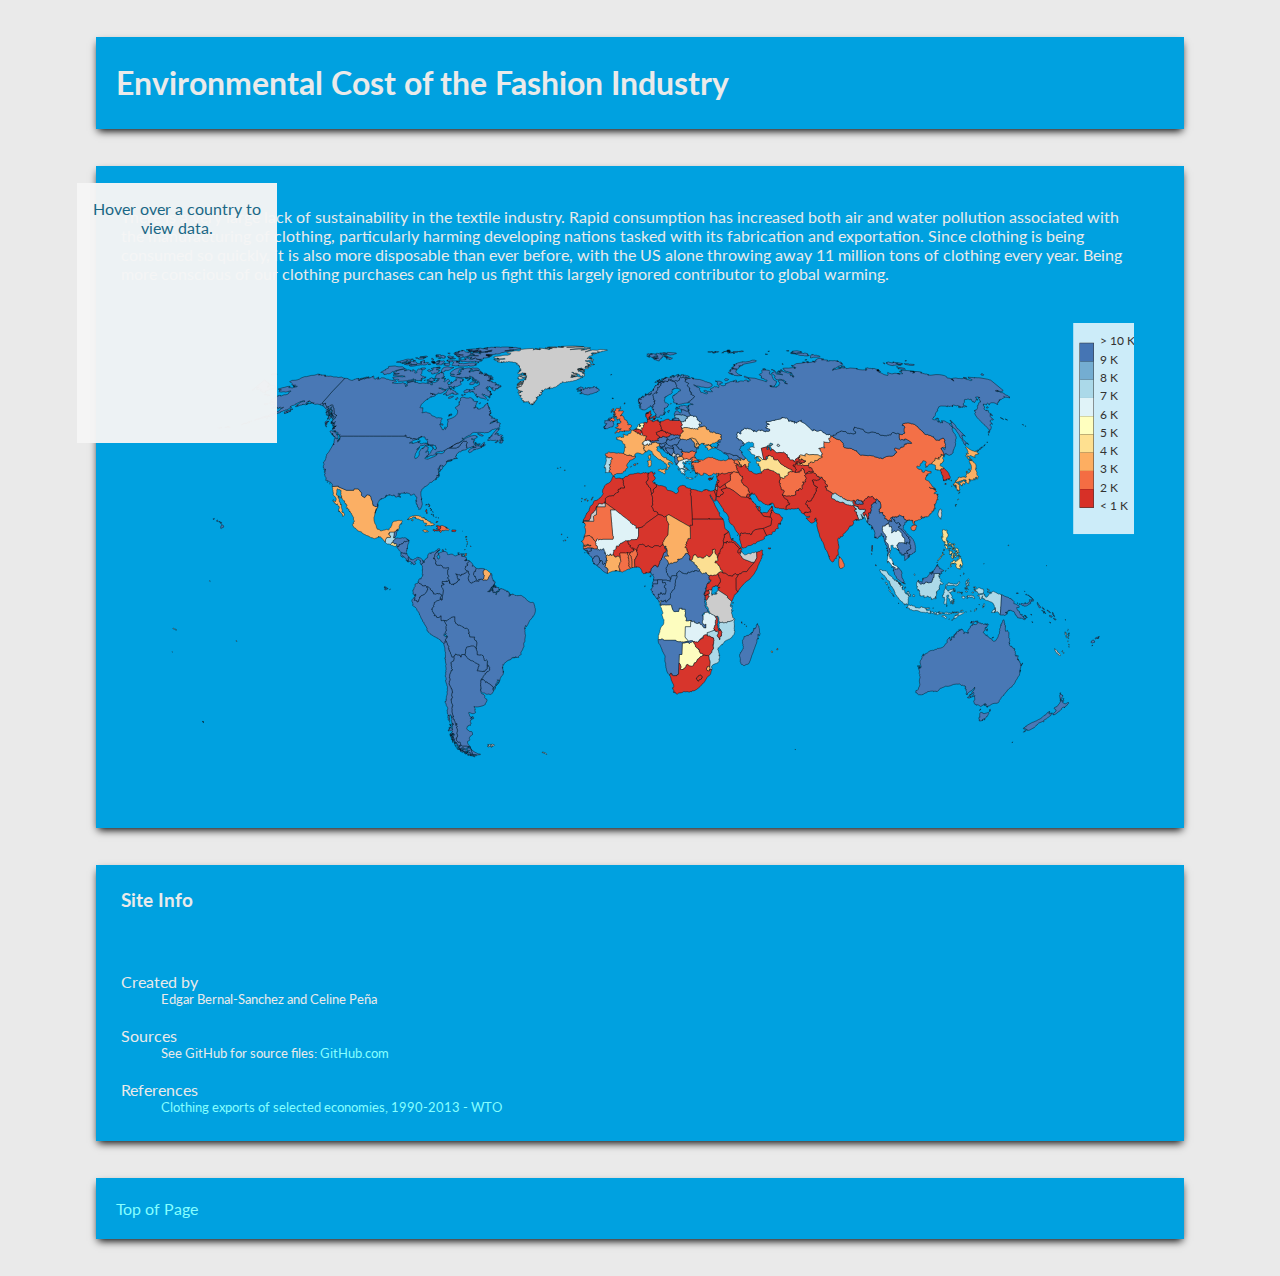
<file: index.html>
<!--
  AUTHOR: Edgar Bernal
  DATE  : 2016 June 19
  CLASS : CIS 89A
-->

<html>
  <head>
    <meta charset="utf-8">
    <meta name="viewport" content="width=device-width, initial-scale=1">
    <title>Cost of Fast Fashion</title>
    
<!-- CSS FILES -->
    <link rel="stylesheet" href="https://maxcdn.bootstrapcdn.com/bootstrap/3.3.6/css/bootstrap.min.css" integrity="sha384-1q8mTJOASx8j1Au+a5WDVnPi2lkFfwwEAa8hDDdjZlpLegxhjVME1fgjWPGmkzs7" crossorigin="anonymous">
    <link href='https://fonts.googleapis.com/css?family=Lato' rel='stylesheet' type='text/css'>
    <link rel="stylesheet" type="text/css" href="dependencies/d3.geomap.css">
    <link rel="stylesheet" type="text/css" href="dependencies/d3.slider.css">
    <link rel="stylesheet" type="text/css" href="geomap.css">
    <link rel="stylesheet" href="style.css">
    
<!-- JS FILES -->
    <script type= "text/javascript" src="http://d3js.org/d3.v3.min.js"></script>
    <script type= "text/javascript" src="dependencies/d3.geomap.dependencies.min.js"></script>
    <script type= "text/javascript" src="dependencies/d3.geomap.js"></script>
    <script type= "text/javascript" src="dependencies/d3.slider.js"></script>
    <link href='https://fonts.googleapis.com/css?family=Lato:400,400italic,700' rel='stylesheet' type='text/css'>
  </head>
  
  <body>

    <header class="main-header shadow" id="top">
      <h1>Environmental Cost of the Fashion Industry</h1>
    </header>

    <!-- Image container -->
    <div class="flex-container shadow">
      <div class="sub-container">
        <p>
          There is a very large lack of sustainability in the textile industry. 
          Rapid consumption has increased both air and water pollution associated 
          with the manufacturing of clothing, particularly harming developing 
          nations tasked with its fabrication and exportation. Since clothing 
          is being consumed so quickly, it is also more disposable than ever before, 
          with the US alone throwing away 11 million tons of clothing every year. 
          Being more conscious of our clothing purchases can help us fight 
          this largely ignored contributor to global warming.
        </p>
        <br><br>
        <center>
          <div class="row" id="interactivity-row">
            <!-- map and tooltip-->
            <div class="col-md-12" id="map-container">
                <script type="text/javascript" src="geomap.js"></script>
                <div id="map"></div>
            </div>
          </div>
        </center>
      </div>
    </div>
    
    <div class="container shadow">
      <header class="section-header">
        <h3>Site Info</h3>
      </header>
      <dl>
        <dt>Created by</dt>
        <dd><small>
          Edgar Bernal-Sanchez and Celine Peña
        </small></dd>
        <br>
        <dt>Sources</dt>
        <dd><small>
          See GitHub for source files: <a href="https://github.com/edgar64/textile-industry" target="_blank">GitHub.com</a>
        </small></dd>
        <dd><small>
            
        </small></dd>
        <br>
        <dt>References</dt>
        <dd><small>
          <a href="https://www.wto.org/english/res_e/statis_e/its2014_e/its14_merch_trade_product_e.htm" target="_blank">Clothing exports of selected economies, 1990-2013 - WTO</a>
        </small></dd>
      </dl>

    </div>
    

    <!--   Page footer -->
    <footer class="shadow">
      <p><a href="#top">Top of Page</a></p>
<!--      <p>© 2016 Edgar Bernal</p>-->
<!--      <p><a href="contact.html">Contact Me</a></p>-->
    </footer>

  </body>
  
  <script>
    imageMapResize("map#prizes-map");
  </script>
</html>
</file>
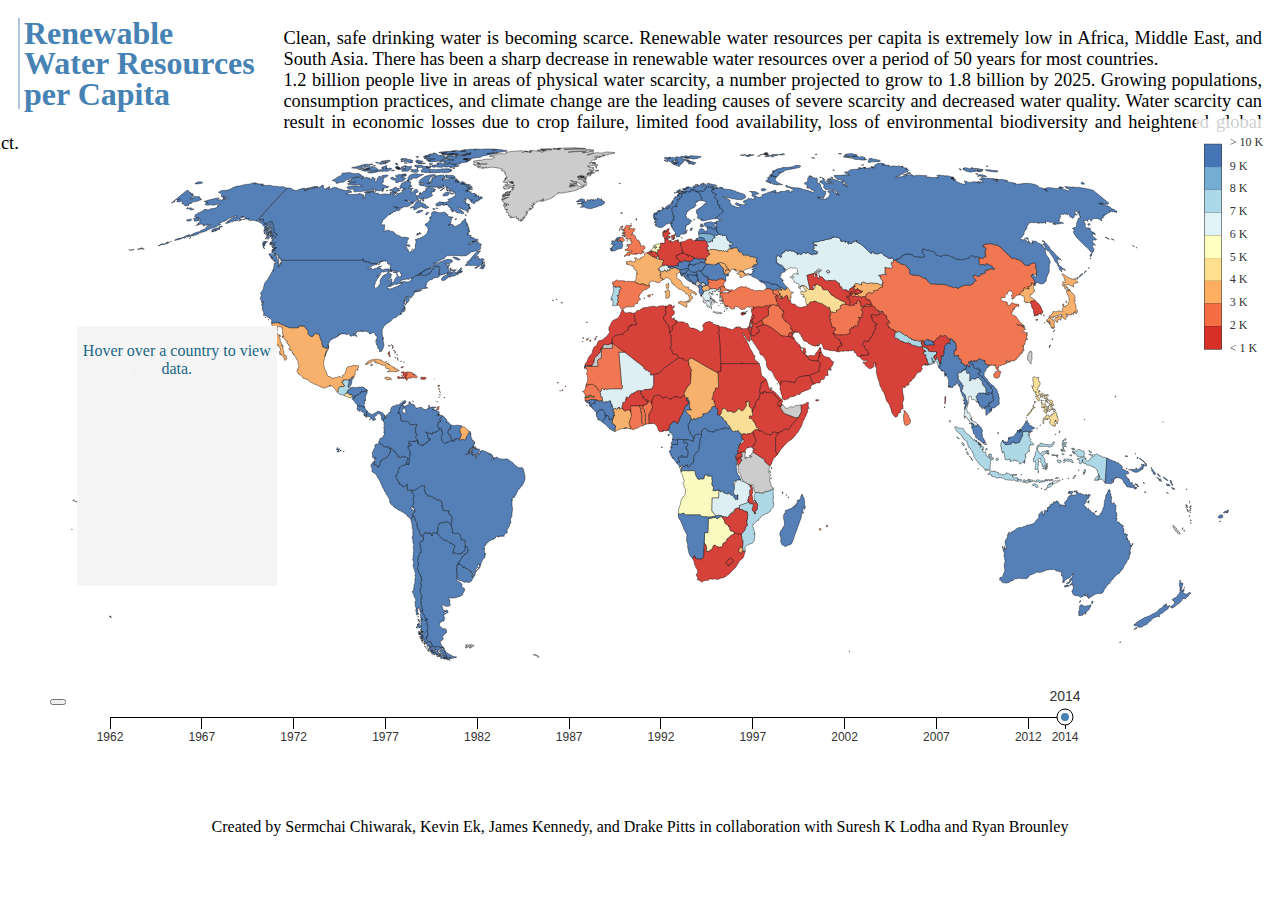
<file: index1.html>
<!DOCTYPE html>
<html>
<head>
    <meta charset="utf-8">
    <title>Water Scarcity</title>
    
    <!-- CSS files-->
    <link rel="stylesheet" href="https://maxcdn.bootstrapcdn.com/bootstrap/3.3.6/css/bootstrap.min.css" integrity="sha384-1q8mTJOASx8j1Au+a5WDVnPi2lkFfwwEAa8hDDdjZlpLegxhjVME1fgjWPGmkzs7" crossorigin="anonymous">
    <link href='https://fonts.googleapis.com/css?family=Lato' rel='stylesheet' type='text/css'>
    <link rel="stylesheet" type="text/css" href="dependencies/d3.geomap.css">
    <link rel="stylesheet" type="text/css" href="dependencies/d3.slider.css">
    <link rel="stylesheet" type="text/css" href="geomap.css">
    
    
    <!-- JS files-->
    <script type= "text/javascript" src="http://d3js.org/d3.v3.min.js"></script>
    <script type= "text/javascript" src="dependencies/d3.geomap.dependencies.min.js"></script>
    <script type= "text/javascript" src="dependencies/d3.geomap.js"></script>
    <script type= "text/javascript" src="dependencies/d3.slider.js"></script>
</head>
<body>
<!-- tighter canvas -->
<div class="containter">
    
    <div class="row" id="header-row">    
        <!-- header and description -->
        <div id="title">
            <h1>Renewable<br>Water Resources<br>per Capita</h1>
        </div>

        <div id="description">
            <p>
                Clean, safe drinking water is becoming scarce. 
                Renewable water resources per capita is extremely low in Africa, Middle East, and South Asia.
                There has been a sharp decrease in renewable water resources over a period of 50 years for most countries.
                <br>
                1.2 billion people live in areas of physical water scarcity, 
                a number projected to grow to 1.8 billion by 2025. 
                Growing populations, consumption practices, and climate change 
                are the leading causes of severe scarcity and decreased water quality. 
                Water scarcity can result in economic losses due to crop failure, 
                limited food availability, loss of environmental biodiversity and 
                heightened global conflict. 
                <!--Renewable water resources across the world are displayed below in units of m<sup>3</sup>(H<sub>2</sub>O)/inhab/year.-->
            </p>
        </div>
    </div>
    
    <div class="row" id="interactivity-row">
        <!-- map and tooltip-->
        <div class="col-md-12" id="map-container">
            <script type="text/javascript" src="geomap.js"></script>
            <div id="map"></div>
        </div>

        <!-- slider and button div   -->
        <div class="col-md-11 col-md-offset-1" id="interactivity">
            <button onclick="animateIt()" id="play" type="button" class="btn btn-info" title="Animate data from 1962 to 2014">
                <span class="glyphicon glyphicon-play" aria-hidden="true"></span>
            </button>

            <div id="slider"></div>
        </div>
    </div> <!--/row-->
    
    <div class="row" id="bottom-row">
        <div class="col-md-4">
            <p>Created by Sermchai Chiwarak, Kevin Ek, James Kennedy, and Drake Pitts in collaboration with Suresh K Lodha and Ryan Brounley 
            <!--for CMPS165, Data Programming for Visualization, Spring 2016.<br>
            Source code available <a href="https://github.com/Drakeland/water-165">here</a>.-->
            </p>
        </div>

        <!--<div class="col-md-2">
            <h4>Files Submitted</h4>
            <ul>
                <li><a href="https://github.com/Drakeland/water-165/blob/gh-pages/index.html">index.html</a></li> 
                <li><a href="https://github.com/Drakeland/water-165/blob/gh-pages/geomap.js">geomap.js</a></li>
                <li><a href="https://github.com/Drakeland/water-165/blob/gh-pages/geomap.css">geomap.css</a></li>
                <li><a href="https://github.com/Drakeland/water-165/blob/gh-pages/water_resources_full_formatted.csv">water_res_full_formatted.csv</a></li>
            </ul>
        </div>

        <div class="col-md-2">
            <h4>Data Sources</h4>
            <ul>
                <li><a href="http://www.fao.org/nr/water/aquastat/data/query/index.html">FAO Aquastat Database</a></li>
                <li><a href="http://www.un.org/waterforlifedecade/scarcity.shtml">Water scarcity - UNDESA</a></li>
            </ul>
        </div>

        <div class="col-md-4">
            <h4>Code/Visualization Sources</h4>
            <ul>
                <li><a href="https://d3-geomap.github.io/map/choropleth/world/">Chloropleth Map: World</a></li>
                <li><a href="https://d3-geomap.github.io/">d3.geomap</a></li>
                <li><a href="http://chimera.labs.oreilly.com/books/1230000000345/ch10.html">Interactive Data Visualization for the Web (Ch. 12)</a></li>
                <li><a href="
        http://sujeetsr.github.io/d3.slider/">d3.slider</a></li>
            </ul>
        </div>-->
    </div>
    
</div>
</body>
</html>
</file>
<file: dependencies/d3.geomap.css>
text {
  fill: #333;
  font-size: 12px; }

.background {
  fill: none;
  pointer-events: all; }

.unit {
  cursor: pointer;
  fill: #ccc;
  stroke: #000;
  stroke-width: 0.4px; }

.legend-bg {
  fill: #fff;
  fill-opacity: 0.8; }

.legend-bar {
  stroke: #333;
  stroke-width: 1px; }

/*# sourceMappingURL=geomap.css.map */
</file>
<file: dependencies/d3.slider.css>
.d3slider {
  z-index: 2;
  height: 100%;
  background: none;
}

.d3slider-rect-range {
  fill: #fff;
  stroke: none;
}

.d3slider-rect-value {
  fill: #006EE3;
  stroke: none;
}

.d3slider-axis {
  position: relative;
  z-index: 1;
  cursor: pointer;
}

.d3slider-axis path {
/*  display: none;*/
  fill: none;
  stroke: #000;
  shape-rendering: crispEdges;
}

.d3slider-axis line {
    fill: none;
    stroke: #000;
    shape-rendering: crispEdges;
}

.d3slider text {
  font: 10px sans-serif;
}

.tick.minor text {
  display: none;
}

.tick line {
  stroke-width: 1;
}
.tick.minor line {
  stroke-width: 1;
  stroke: #bbb;
}

.dragger rect {
  fill: #71ACE3;
  stroke: none;
  z-index: 3;
}

.dragger line {
  stroke: #aa0000;
  fill: none;
}

.dragger-outer {
  fill: #fff;
  stroke: #000;
}

.dragger-inner {
  fill: steelblue;
  stroke: none;
}

.min-marker line {
  stroke: #aa0000;
  fill: none;
}

.overlay {
  fill: none;
  pointer-events: all;
  z-index: 1;
}
</file>
<file: geomap.css>
body {
/*
    font-family: "Lato", "Source Sans Pro", "Myriad Pro", 
        "Lucida Grande Regular", "Kozuka Gothic Pro", 
        "Helvetica Light", sans-serif;
*/
    overflow-y: scroll;
    overflow-x: hidden;
}

#header-row {
    margin: 0;
    height: 6em;
}

#title {
    float: left;
    z-index: 900;
    width: 20%;
    margin-left: 10px;
    margin-right: 1%;
    padding-bottom: 10px;
    -webkit-border-bottom-right-radius: 90px;
    -moz-border-radius-bottomright: 90px;
    border-bottom-right-radius: 90px;
    background-color: #ffffff;
}

#title h1 {
    background-color: transparent;
    margin: 10px 0px 0px 0px;
    padding-left: 4px;
    color: steelblue;
    text-align: left;
    vertical-align: top;
    line-height: 0.95;
    border-left: 2px solid lightsteelblue;
}

#description {
    margin-left: 0;
    padding-top: 10px;
    padding-right: 10px;
    height: 6em;
}

#description p {
    margin: 10px 0px 0px -50px;
    z-index: 901;
    font-size: 115%;
    text-align: justify;
}

h4 {
    font-weight: normal;
}

#interactivity-row {
    -webkit-touch-callout: none;
    -webkit-user-select: none;
    -khtml-user-select: none;
    -moz-user-select: none;
    -ms-user-select: none;
    user-select: none;
}

#map-container {
    width: 100%;
    margin: -14px 0 0 0;
    padding: 0px;
}

#map {
    margin: 0;
    padding: 0;
}

#tooltip {
    color: #1a6785;
    width: 200px;
    height: 260px;
    position: absolute;
    z-index: 999;
    float: left;
    background-color: rgba(245, 245, 245, 0.97);
    font-size: 100%;
}
#tooltip p {
    color: #1a6785;
    text-align: center;
}
#tooltip p.units {
    margin: 0;
    text-align: center;
    color: steelblue;
    font-weight: 600;
}

#tooltip-text {
    color: #1a6785;
    width: 100%;
}

#tooltip-text td:first-child {
    text-align: left;
    float: left;
}

#tooltip-text td:nth-child(2) {
    text-align: right;
    float: right;
}

#country-name {
    text-align: center;
    margin-top: 0;
    height: 2.8em;
}

#interactivity {
    padding-top: 15px;
    padding-left: 20px;
}

#play {
    vertical-align: top;
    margin: 8px 0 0 22px;
}

#slider {
    display: inline-block;
    width: 80%;
    margin: 0 0 0 15px;
    padding: 0;
}

#slider .d3slider-axis text {
    font-size: 12px;
}

#slider text.draggertext {
    font-size: 14px;
}

#bottom-row {
    margin: 15px 10px 0 10px;
}

#bottom-row div:first-child p:first-child {
    padding-top: 2em;
    text-align: center;
}
</file>
<file: style.css>
/*
  AUTHOR: Edgar Bernal
  DATE  : 2016 June 19
  CLASS : CIS 89A
*/

/* Body styling */
/*****************************/
body {
  color: #eaeaea;
  background-color: #eaeaea;
  font-family: 'Lato', sans-serif;
  width: 85%;
/*  max-width: 900px;*/
  margin-left: auto;
  margin-right: auto;
  text-align: left;
}
/*****************************/

/* Header styling */
/*****************************/
header {
  color: #eaeaea;
  background-color: #00a1e0;
  padding: 5px 30px;
  margin-bottom: 37px;
}
/*****************************/

/* Navigation bar styling */
/*****************************/
nav {
  display: flex;
  justify-content: space-between;
  width: 90%;
  max-width: 500px;
  margin: 10px auto;
}

nav a {
  color: #1a6785;
  text-decoration: none;
}

nav a:hover {
  color: #1baeff;
}

nav a:active {
  color: #32a3a3;
}

nav a:visited {
  color: #1a6785;
  text-decoration: underline;
}
/*****************************/

/* Link styling */
/*****************************/
a {
  color: #86feff;
  text-decoration: none;
}

a:hover {
  color: #efffff;
}

a:active {
  color: #32a3a3;
}
/*****************************/

/* List styling */
/*****************************/
ul {
  list-style-image: url(rsz_200px-schwett_kl_2a_blacksvg.png);
}
/*****************************/

/* Fieldset formatting */
/*****************************/
fieldset {
  border-width: 2px;
  border-style: solid;
  border-color: #44dcdd;
  margin-bottom: 15px;
}

legend {
  padding: 4px 12px;
}
/*****************************/

/* Footer styling */
/*****************************/
footer {
  color: #44dcdd;
  background-color: #00a1e0;
  text-align: right;
  padding: 5px 20px;
  margin: 37px 0px;
  clear: both;
  display: flex;
  justify-content: space-between;
  flex-wrap: wrap;
}
/*****************************/

/* Shadow styling */
/*****************************/
.shadow {
  box-shadow: 0px 4px 8px -2px #000000;
}
/******************************/

/* Header type styling */
/******************************/
.main-header {
  padding: 5px 20px;
  margin-top: 37px;
}

.section-header {
  padding: 5px 0px;
}

.sub-header {
  font-size: 0.8em;
  padding: 0px;
}
/*****************************/

/* Container styling */
/*****************************/
.container {
  height: auto;
  width: auto;
  background-color: #00a1e0;
  padding: 0px 25px 10px;
  margin-bottom: 37px;
}

.container a {
  color: ##86feff;
}

.container a:hover {
  color: #efffff;
}

.container a:active {
  color: #32a3a3;
}

.clear-float {
  clear: both;
}

.sub-container {
  height: auto;
  width: auto;
/*  background-color: #00a1e0;*/
/*  padding: 0px 25px 10px;*/
  margin: 0px 25px 37px 0px;
  float: left;
  flex-shrink: 2;
}

.image-container {
  padding: 0px;
  flex-shrink: 1;
  float: left;
}

.image-container img {
  width: auto;
  max-width: 100%;
  max-height: 100%;
  display: block;
}

.standalone {
  height: auto;
  width: auto;
  padding-right: 37px;
  margin-bottom: 37px;
  float: left;
  flex-shrink: 1;
}
/*****************************/

/* Flexbox styling */
/*****************************/
.flex-container {
  height: auto;
  margin-bottom: 37px;
  padding: 25px;
  background-color: #00a1e0;
/*  clear: both;*/
  display: flex;
  flex-direction: row;
  justify-content: space-between;
  flex-grow: 1;
  flex-wrap: wrap;
}

.flex-container a {
  color: #44dcdd;
}

.flex-container a:hover {
  color: #32a3a3;
}

.flex-sub-container {
  height: auto;
  display: flex;
  flex-direction: row;
  justify-content: space-between;
  flex-grow: 1;
  flex-wrap: wrap;
}
/*****************************/

/* Media styling */
/*****************************/
.image-medium {
  width: 200px;
  height: 250px;
}

.media-details {
  font-size: 0.8em;
  color: #90fdcf;
  margin-left: 10px;
  margin-right: 10px;
}
/*****************************/

/* Table styling */
/*****************************/
.table-rubric {
  width: 100%;
  padding: 30px 0px;
}

.table-rubric th {
  font-size: 1.1em;
  padding: 10px;
  width: 10em;
  text-align: center;
  border-bottom: 2px solid;
}

.table-rubric td {
  padding: 10px;
  width: 10em;
}

.criteria {
  text-align: center;
  width: 10%;
  border-right: 1px solid;
}
/*****************************/

/* Input area styling */
/*****************************/
.input-container {
  width: 100%;
  margin-bottom: 10px;
  clear: both;
}

.input-table {
  width: 100%;
  clear: both;
}

.input-table td {
  height: 35px;
}

.input-about {
  color: #6a6a6a;
  font-size: 0.8em;
  padding: 0px 5px;
}
/*****************************/

/* Button styling*/
/*****************************/
.button-submit {
  color: #00a1e0;
  background-color: #eaeaea;
  font-size: 1.3em;
  width: 40%;
  margin: 0px auto 0px;
  padding: 5px;
  border: 2px solid;
  border-color: #eaeaea;
}

.button-submit:hover {
  background-color: #32a3a3;
  border-color: #32a3a3;
}

.button-submit:active {
  color: #44dcdd;
  background-color: #247575;
  border-color: #247575;
}

.button-reset {
  color: #1a6785;
  background-color: #b8b8b8;
  font-size: 1.3em;
  width: 40%;
  margin: 0px auto 0px;
  padding: 5px;
  border: 2px solid;
  border-color: #b8b8b8;
}

.button-reset:hover {
  background-color: #32a3a3;
  border-color: #32a3a3;
}

.button-reset:active {
  color: #44dcdd;
  background-color: #247575;
  border-color: #247575;
}
/****************************/

/* Citation styling */
/*****************************/
.citation {
  padding: 0px 10px 0px;
  text-align: right;
  font-size: 0.8em;
}
/*****************************/
</file>
